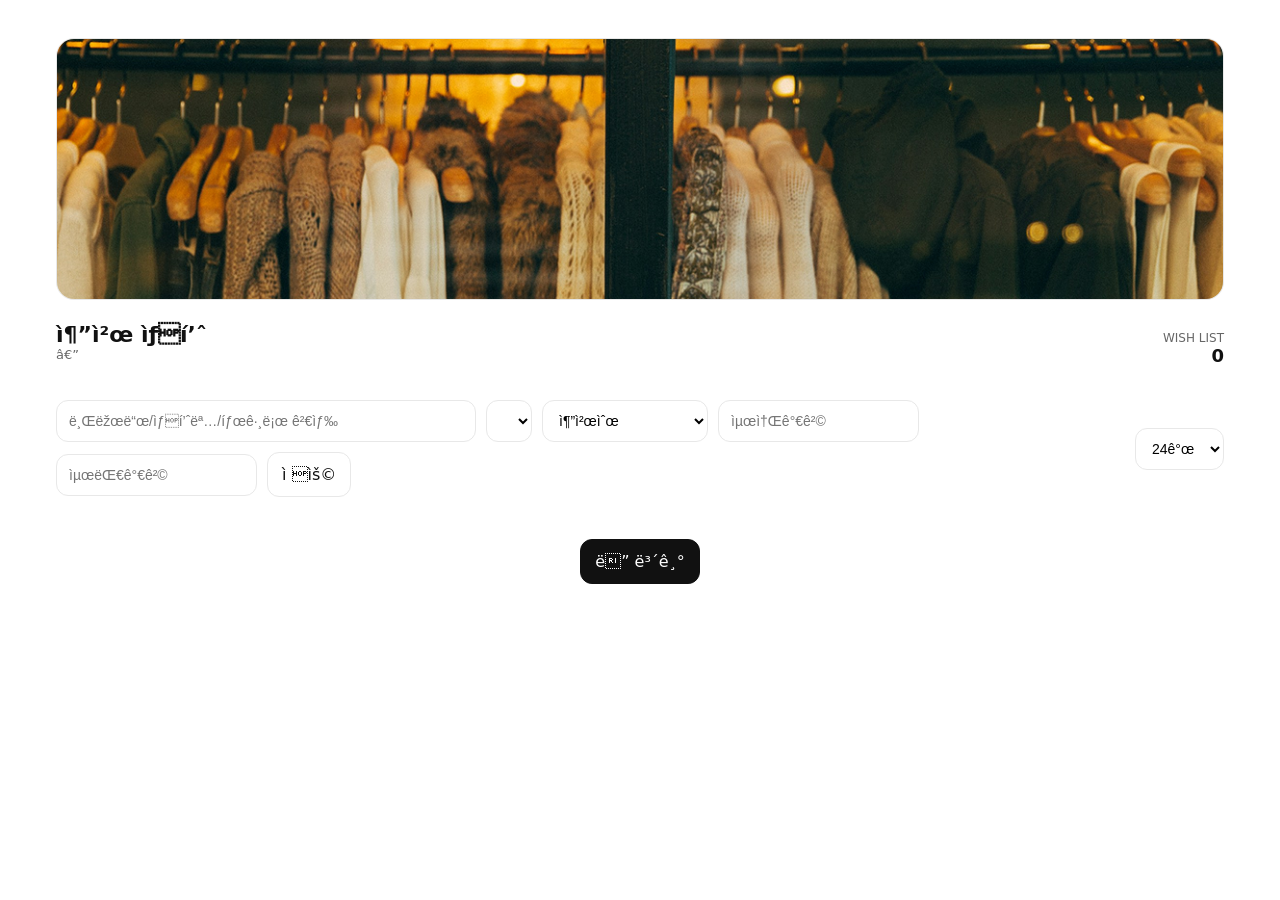
<file: musinsa_260521-master/index.html>
<!doctype html>
<html lang="ko">
  <head>
    <!-- Meta Pixel Code -->
    <script>
      !(function (f, b, e, v, n, t, s) {
        if (f.fbq) return;
        n = f.fbq = function () {
          n.callMethod
            ? n.callMethod.apply(n, arguments)
            : n.queue.push(arguments);
        };
        if (!f._fbq) f._fbq = n;
        n.push = n;
        n.loaded = !0;
        n.version = "2.0";
        n.queue = [];
        t = b.createElement(e);
        t.async = !0;
        t.src = v;
        s = b.getElementsByTagName(e)[0];
        s.parentNode.insertBefore(t, s);
      })(
        window,
        document,
        "script",
        "https://connect.facebook.net/en_US/fbevents.js",
      );
      fbq("init", "988663990578712");
      fbq("track", "PageView");
    </script>
    <noscript
      ><img
        height="1"
        width="1"
        style="display: none"
        src="https://www.facebook.com/tr?id=988663990578712&ev=PageView&noscript=1"
    /></noscript>
    <!-- End Meta Pixel Code -->
    <meta charset="utf-8" />
    <meta name="viewport" content="width=device-width, initial-scale=1" />
    <title>MUJINSA HOME</title>
    <link rel="stylesheet" href="./styles.css" />
  </head>
  <body data-page="home">
    <div id="app">
      <main class="container">
        <section class="rolling-banner" aria-label="프로모션 배너">
          <div class="rolling-banner__viewport">
            <div class="rolling-banner__track">
              <div class="rolling-banner__slide">
                <img src="./images/banner01.png" alt="여름 세일 배너" />
              </div>
              <div class="rolling-banner__slide">
                <img src="./images/banner02.png" alt="신상품 배너" />
              </div>
              <div class="rolling-banner__slide">
                <img src="./images/banner03.png" alt="이벤트 배너" />
              </div>
            </div>
          </div>
        </section>

        <div class="section-title">
          <div>
            <h1 id="pageTitle">추천 상품</h1>
            <p id="pageDesc">—</p>
          </div>
          <div style="text-align: right">
            <div style="font-size: 12px; color: #666">WISH LIST</div>
            <div style="font-weight: 900; font-size: 18px" id="wishCount">
              0
            </div>
          </div>
        </div>

        <section id="recentlyViewed" style="margin-bottom: 20px"></section>

        <div class="toolbar" aria-label="상품 필터/정렬">
          <div class="toolbar__left">
            <input
              class="input"
              id="filterQuery"
              placeholder="브랜드/상품명/태그로 검색"
              aria-label="상품명 검색"
            />
            <select
              class="select"
              id="filterCategory"
              aria-label="카테고리"
            ></select>
            <select class="select" id="sortBy" aria-label="정렬">
              <option value="recommend">추천순</option>
              <option value="review">리뷰많은순</option>
              <option value="rating">평점높은순</option>
              <option value="discount">할인높은순</option>
              <option value="priceAsc">가격낮은순</option>
              <option value="priceDesc">가격높은순</option>
            </select>
            <input
              class="select"
              id="minPrice"
              type="number"
              placeholder="최소가격"
              aria-label="최소가격"
            />
            <input
              class="select"
              id="maxPrice"
              type="number"
              placeholder="최대가격"
              aria-label="최대가격"
            />
            <button
              class="btn btn--ghost"
              id="btnApply"
              data-event="filter_apply_btn"
            >
              적용
            </button>
          </div>

          <div class="toolbar__right">
            <span id="countText" style="font-size: 13px; color: #666"></span>
            <select class="select" id="pageSize" aria-label="표시 개수">
              <option value="24">24개</option>
              <option value="48">48개</option>
              <option value="72">72개</option>
            </select>
          </div>
        </div>

        <section
          class="grid"
          id="productGrid"
          aria-label="상품 리스트"
        ></section>

        <div style="display: flex; justify-content: center; margin: 26px 0">
          <button class="btn" id="loadMore" data-event="load_more">
            더 보기
          </button>
        </div>
      </main>
    </div>

    <script type="module">
      import { getWishList } from "./utils.js";
      const el = document.getElementById("wishCount");
      const render = () => {
        el.textContent = String(getWishList().length);
      };
      render();
      window.addEventListener("storage", render);
      import { mountGnbToggle } from "./partials.js";
      mountGnbToggle();
    </script>
    <script type="module" src="./app.js"></script>
  </body>
</html>
</file>
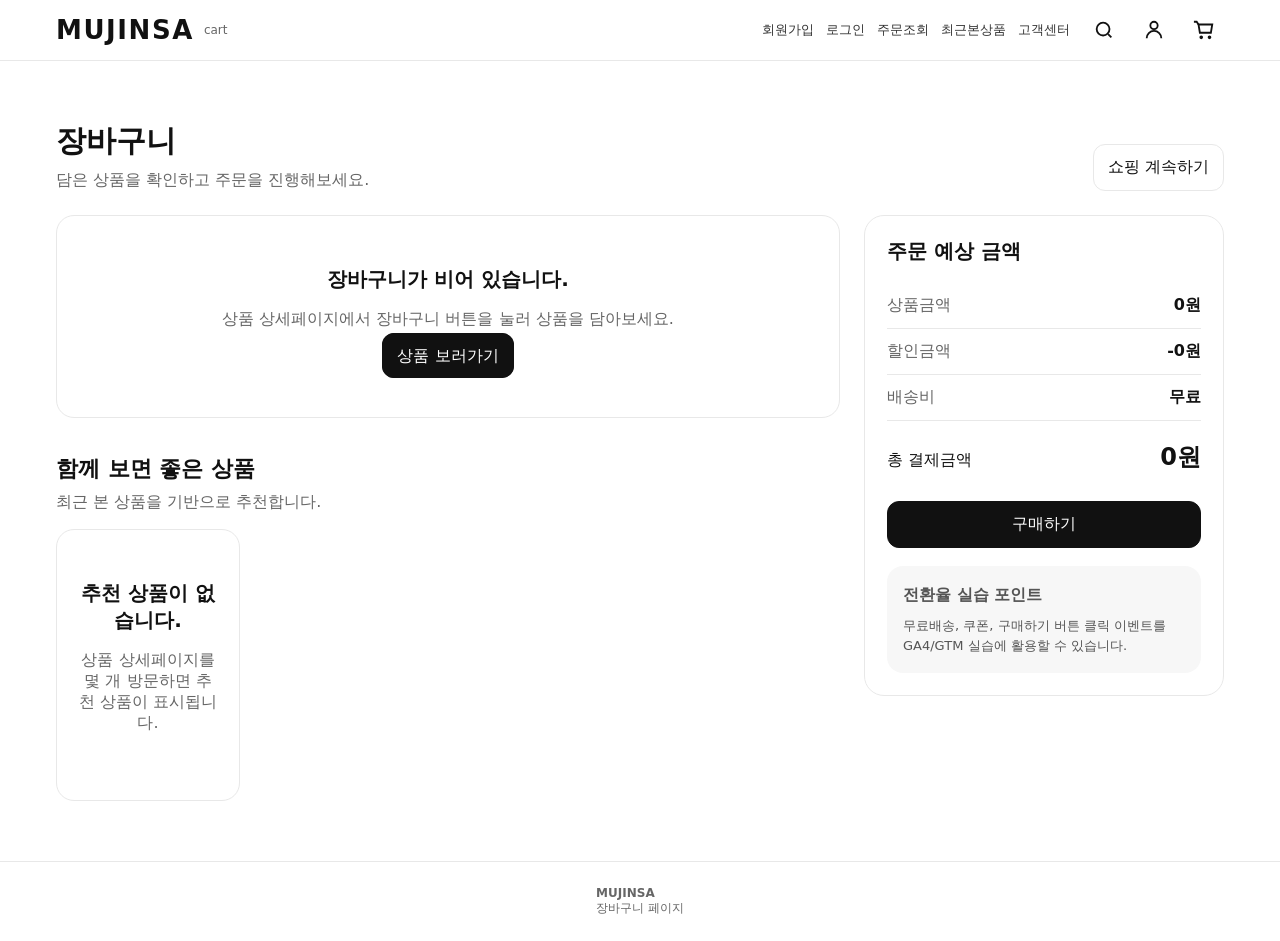
<file: musinsa_260521-master/cart.html>
<!doctype html>
<html lang="ko">
  <head>
    <!-- Google Tag Manager -->
    <script>
      (function (w, d, s, l, i) {
        w[l] = w[l] || [];
        w[l].push({ "gtm.start": new Date().getTime(), event: "gtm.js" });
        var f = d.getElementsByTagName(s)[0],
          j = d.createElement(s),
          dl = l != "dataLayer" ? "&l=" + l : "";
        j.async = true;
        j.src = "https://www.googletagmanager.com/gtm.js?id=" + i + dl;
        f.parentNode.insertBefore(j, f);
      })(window, document, "script", "dataLayer", "GTM-MWB3RTRK");
    </script>
    <!-- End Google Tag Manager -->
    <meta charset="utf-8" />
    <meta name="viewport" content="width=device-width, initial-scale=1" />
    <title>MUJINSA CART</title>
    <link rel="stylesheet" href="./styles.css" />
  </head>
  <body>
    <!-- Google Tag Manager (noscript) -->
    <noscript
      ><iframe
        src="https://www.googletagmanager.com/ns.html?id=GTM-MWB3RTRK"
        height="0"
        width="0"
        style="display: none; visibility: hidden"
      ></iframe
    ></noscript>
    <!-- End Google Tag Manager (noscript) -->
    <div id="app">
      <main>
        <header class="header" id="siteHeader">
          <div class="header__top">
            <a class="brand" href="./index.html" id="gnbHome">
              <div class="brand__logo">MUJINSA</div>
              <div class="brand__sub">cart</div>
            </a>
            <nav class="gnb" aria-label="GNB">
              <div class="gnb__links">
                <a href="./signup.html" id="gnbSignup">회원가입</a>
                <a href="./login.html" id="gnbLogin">로그인</a>
                <a href="./orders.html" id="gnbOrders">주문조회</a>
                <a href="./recent.html" id="gnbRecent">최근본상품</a>
                <a href="./help.html" id="gnbHelp">고객센터</a>
              </div>
              <div class="gnb__icons">
                <a
                  class="icon-btn"
                  href="./search.html"
                  aria-label="검색"
                  id="btnSearchStatic"
                >
                  <svg
                    class="icon"
                    viewBox="0 0 24 24"
                    fill="none"
                    stroke="currentColor"
                    stroke-width="2"
                  >
                    <circle cx="11" cy="11" r="7"></circle>
                    <path d="M20 20l-3.5-3.5"></path>
                  </svg>
                </a>
                <a class="icon-btn" href="./login.html" aria-label="계정">
                  <svg
                    class="icon"
                    viewBox="0 0 24 24"
                    fill="none"
                    stroke="currentColor"
                    stroke-width="2"
                  >
                    <path d="M20 21a8 8 0 0 0-16 0"></path>
                    <circle cx="12" cy="7" r="4"></circle>
                  </svg>
                </a>
                <a class="icon-btn" href="./cart.html" aria-label="장바구니">
                  <svg
                    class="icon"
                    viewBox="0 0 24 24"
                    fill="none"
                    stroke="currentColor"
                    stroke-width="2"
                  >
                    <path d="M6 6h15l-1.5 9h-12z"></path>
                    <path d="M6 6l-2-3H1"></path>
                    <circle cx="9" cy="20" r="1"></circle>
                    <circle cx="18" cy="20" r="1"></circle>
                  </svg>
                </a>
              </div>
            </nav>
          </div>
        </header>
        <!-- <div style="height: 1200px"></div>
        <a class="btn" href="./index.html">메인으로</a> -->
        <section class="cart-wrap">
          <div class="cart-head">
            <div>
              <h1>장바구니</h1>
              <p>담은 상품을 확인하고 주문을 진행해보세요.</p>
            </div>
            <a class="btn btn--ghost" href="./index.html">쇼핑 계속하기</a>
          </div>

          <div class="cart-layout">
            <div>
              <div id="cartList" class="cart-list"></div>

              <section class="cart-recommend">
                <h2>함께 보면 좋은 상품</h2>
                <p>최근 본 상품을 기반으로 추천합니다.</p>
                <div id="cartRecommendList" class="cart-recommend-list"></div>
              </section>
            </div>

            <aside class="cart-summary">
              <h2>주문 예상 금액</h2>

              <div class="summary-row">
                <span>상품금액</span>
                <strong id="summaryOrigin">0원</strong>
              </div>

              <div class="summary-row">
                <span>할인금액</span>
                <strong id="summaryDiscount">0원</strong>
              </div>

              <div class="summary-row">
                <span>배송비</span>
                <strong id="summaryShipping">0원</strong>
              </div>

              <div class="summary-total">
                <span>총 결제금액</span>
                <strong id="summaryTotal">0원</strong>
              </div>

              <button class="btn btn--wide" id="checkoutBtn">구매하기</button>

              <div class="cart-benefit">
                <b>전환율 실습 포인트</b>
                <p>
                  무료배송, 쿠폰, 구매하기 버튼 클릭 이벤트를 GA4/GTM 실습에
                  활용할 수 있습니다.
                </p>
              </div>
            </aside>
          </div>
        </section>
        <footer class="footer">
          <div class="footer__inner">
            <div><b>MUJINSA</b><br />장바구니 페이지</div>
          </div>
        </footer>
      </main>
    </div>
    <script type="module">
      import { getCartList, getRecentlyViewed, formatKRW } from "./utils.js";

      const cartListEl = document.getElementById("cartList");
      const recommendEl = document.getElementById("cartRecommendList");

      const summaryOrigin = document.getElementById("summaryOrigin");
      const summaryDiscount = document.getElementById("summaryDiscount");
      const summaryShipping = document.getElementById("summaryShipping");
      const summaryTotal = document.getElementById("summaryTotal");
      const checkoutBtn = document.getElementById("checkoutBtn");

      const CART_KEY = "musinsa_cart";

      function saveCart(list) {
        localStorage.setItem(CART_KEY, JSON.stringify(list));
      }

      function renderCart() {
        const cart = getCartList();

        if (!cart.length) {
          cartListEl.innerHTML = `
            <div class="empty-box">
              <strong>장바구니가 비어 있습니다.</strong>
              <p>상품 상세페이지에서 장바구니 버튼을 눌러 상품을 담아보세요.</p>
              <a class="btn" href="./index.html">상품 보러가기</a>
            </div>
          `;

          updateSummary([]);
          return;
        }

        cartListEl.innerHTML = cart
          .map(
            (p) => `
              <article class="cart-item">
                <a href="./product.html?id=${encodeURIComponent(p.id)}">
                  <img src="${p.thumbnailUrl}" alt="${p.name}">
                </a>
    
                <div class="cart-item__info">
                  <div class="cart-brand">${p.brand}</div>
                  <h2>${p.name}</h2>
    
                  <div class="cart-price">
                    <span>${p.discountRate}%</span>
                    <strong>${formatKRW(p.salePrice)}</strong>
                    <del>${formatKRW(p.price)}</del>
                  </div>
    
                  <div class="cart-actions">
                    <button type="button" data-action="minus" data-id="${p.id}">-</button>
                    <strong>${p.qty || 1}</strong>
                    <button type="button" data-action="plus" data-id="${p.id}">+</button>
                    <button type="button" data-action="remove" data-id="${p.id}" class="cart-remove">삭제</button>
                  </div>
                </div>
              </article>
            `,
          )
          .join("");

        updateSummary(cart);
        bindCartButtons();
      }

      function bindCartButtons() {
        document.querySelectorAll("[data-action]").forEach((btn) => {
          btn.addEventListener("click", () => {
            const action = btn.dataset.action;
            const id = btn.dataset.id;

            let cart = getCartList();

            if (action === "plus") {
              cart = cart.map((p) =>
                p.id === id ? { ...p, qty: Number(p.qty || 1) + 1 } : p,
              );
            }

            if (action === "minus") {
              cart = cart.map((p) =>
                p.id === id
                  ? { ...p, qty: Math.max(1, Number(p.qty || 1) - 1) }
                  : p,
              );
            }

            if (action === "remove") {
              cart = cart.filter((p) => p.id !== id);
            }

            saveCart(cart);
            renderCart();
          });
        });
      }

      function updateSummary(cart) {
        const originTotal = cart.reduce(
          (sum, p) =>
            sum + Number(p.price || p.salePrice || 0) * Number(p.qty || 1),
          0,
        );

        const saleTotal = cart.reduce(
          (sum, p) => sum + Number(p.salePrice || 0) * Number(p.qty || 1),
          0,
        );

        const discountTotal = originTotal - saleTotal;
        const shipping = cart.length && saleTotal < 50000 ? 3000 : 0;
        const total = saleTotal + shipping;

        summaryOrigin.textContent = formatKRW(originTotal);
        summaryDiscount.textContent = `-${formatKRW(discountTotal)}`;
        summaryShipping.textContent =
          shipping === 0 ? "무료" : formatKRW(shipping);
        summaryTotal.textContent = formatKRW(total);
      }

      function renderRecommend() {
        const recent = getRecentlyViewed().slice(0, 4);

        if (!recent.length) {
          recommendEl.innerHTML = `
            <div class="empty-box">
              <strong>추천 상품이 없습니다.</strong>
              <p>상품 상세페이지를 몇 개 방문하면 추천 상품이 표시됩니다.</p>
            </div>
          `;
          return;
        }

        recommendEl.innerHTML = recent
          .map(
            (p) => `
              <a class="cart-rec-card" href="./product.html?id=${encodeURIComponent(p.id)}">
                <img src="${p.thumbnailUrl}" alt="${p.name}">
                <div>
                  <b>${p.brand}</b>
                  <p>${p.name}</p>
                  <strong>${formatKRW(p.salePrice)}</strong>
                </div>
              </a>
            `,
          )
          .join("");
      }

      checkoutBtn.addEventListener("click", () => {
        const cart = getCartList();

        if (!cart.length) {
          alert("장바구니에 담긴 상품이 없습니다.");
          return;
        }

        window.dataLayer = window.dataLayer || [];
        window.dataLayer.push({
          event: "begin_checkout",
          ecommerce: {
            items: cart.map((p) => ({
              item_id: p.id,
              item_name: p.name,
              item_brand: p.brand,
              price: p.salePrice,
              quantity: p.qty || 1,
            })),
          },
        });

        alert(
          "구매하기 버튼 클릭 이벤트가 발생했습니다. GA4/GTM 실습에 활용할 수 있습니다.",
        );
      });

      renderCart();
      renderRecommend();
    </script>
  </body>
</html>
</file>
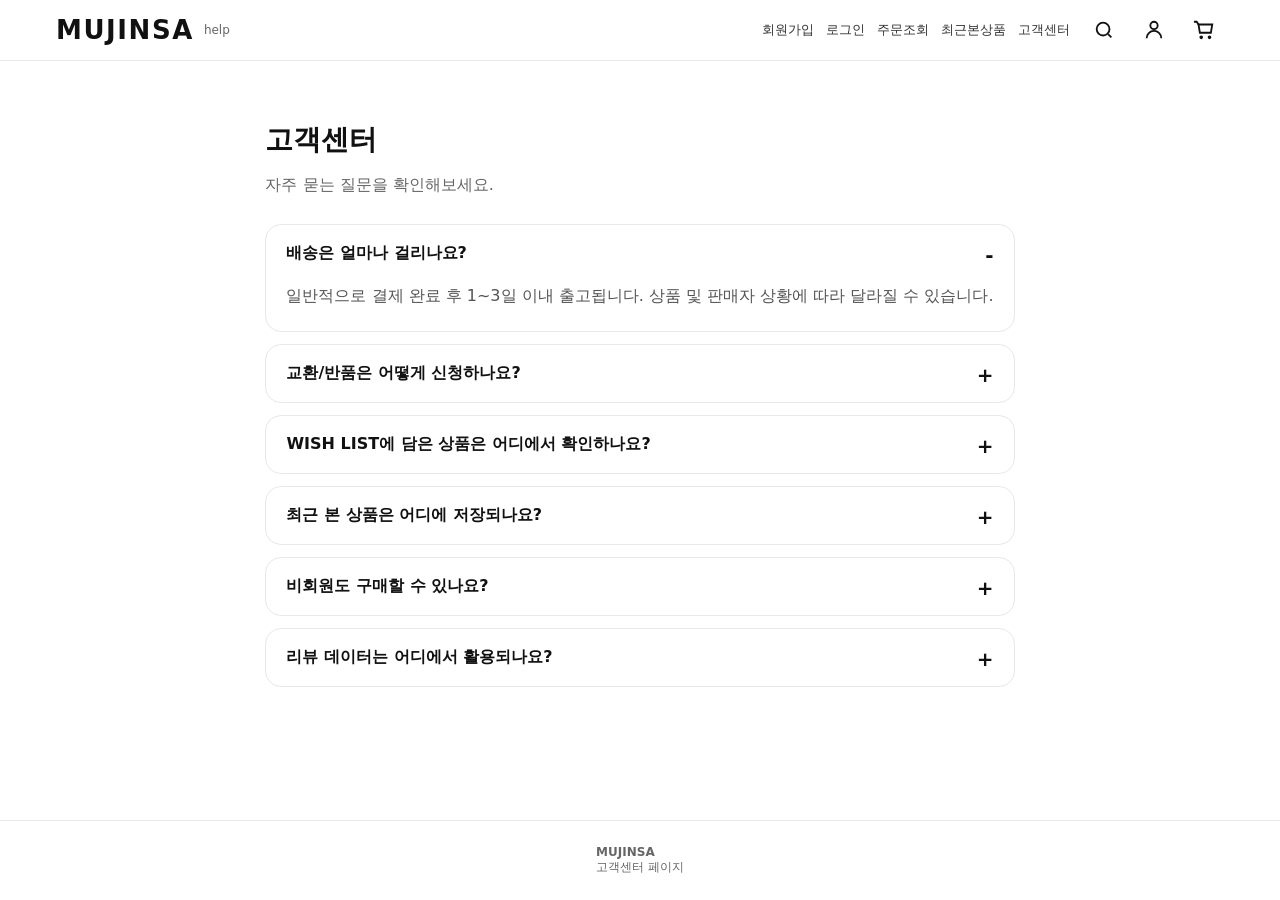
<file: musinsa_260521-master/help.html>
<!doctype html>
<html lang="ko">
  <head>
    <!-- Google Tag Manager -->
    <script>
      (function (w, d, s, l, i) {
        w[l] = w[l] || [];
        w[l].push({ "gtm.start": new Date().getTime(), event: "gtm.js" });
        var f = d.getElementsByTagName(s)[0],
          j = d.createElement(s),
          dl = l != "dataLayer" ? "&l=" + l : "";
        j.async = true;
        j.src = "https://www.googletagmanager.com/gtm.js?id=" + i + dl;
        f.parentNode.insertBefore(j, f);
      })(window, document, "script", "dataLayer", "GTM-MWB3RTRK");
    </script>
    <!-- End Google Tag Manager -->
    <meta charset="utf-8" />
    <meta name="viewport" content="width=device-width, initial-scale=1" />
    <title>MUJINSA HELP</title>
    <link rel="stylesheet" href="./styles.css" />
  </head>
  <body>
    <!-- Google Tag Manager (noscript) -->
    <noscript
      ><iframe
        src="https://www.googletagmanager.com/ns.html?id=GTM-MWB3RTRK"
        height="0"
        width="0"
        style="display: none; visibility: hidden"
      ></iframe
    ></noscript>
    <!-- End Google Tag Manager (noscript) -->
    <div id="app">
      <main>
        <header class="header" id="siteHeader">
          <div class="header__top">
            <a class="brand" href="./index.html" id="gnbHome">
              <div class="brand__logo">MUJINSA</div>
              <div class="brand__sub">help</div>
            </a>
            <nav class="gnb" aria-label="GNB">
              <div class="gnb__links">
                <a href="./signup.html" id="gnbSignup">회원가입</a>
                <a href="./login.html" id="gnbLogin">로그인</a>
                <a href="./orders.html" id="gnbOrders">주문조회</a>
                <a href="./recent.html" id="gnbRecent">최근본상품</a>
                <a href="./help.html" id="gnbHelp">고객센터</a>
              </div>
              <div class="gnb__icons">
                <a
                  class="icon-btn"
                  href="./search.html"
                  aria-label="검색"
                  id="btnSearchStatic"
                >
                  <svg
                    class="icon"
                    viewBox="0 0 24 24"
                    fill="none"
                    stroke="currentColor"
                    stroke-width="2"
                  >
                    <circle cx="11" cy="11" r="7"></circle>
                    <path d="M20 20l-3.5-3.5"></path>
                  </svg>
                </a>
                <a class="icon-btn" href="./login.html" aria-label="계정">
                  <svg
                    class="icon"
                    viewBox="0 0 24 24"
                    fill="none"
                    stroke="currentColor"
                    stroke-width="2"
                  >
                    <path d="M20 21a8 8 0 0 0-16 0"></path>
                    <circle cx="12" cy="7" r="4"></circle>
                  </svg>
                </a>
                <a class="icon-btn" href="./cart.html" aria-label="장바구니">
                  <svg
                    class="icon"
                    viewBox="0 0 24 24"
                    fill="none"
                    stroke="currentColor"
                    stroke-width="2"
                  >
                    <path d="M6 6h15l-1.5 9h-12z"></path>
                    <path d="M6 6l-2-3H1"></path>
                    <circle cx="9" cy="20" r="1"></circle>
                    <circle cx="18" cy="20" r="1"></circle>
                  </svg>
                </a>
              </div>
            </nav>
          </div>
        </header>
        <!-- <div style="height: 1200px"></div>
        <a class="btn" href="./index.html">메인으로</a> -->
        <section class="help-wrap">
          <h1>고객센터</h1>
          <p>자주 묻는 질문을 확인해보세요.</p>

          <div class="faq-list">
            <details class="faq-item" open>
              <summary>배송은 얼마나 걸리나요?</summary>
              <p>
                일반적으로 결제 완료 후 1~3일 이내 출고됩니다. 상품 및 판매자
                상황에 따라 달라질 수 있습니다.
              </p>
            </details>

            <details class="faq-item">
              <summary>교환/반품은 어떻게 신청하나요?</summary>
              <p>
                상품 수령 후 7일 이내 마이페이지 또는 고객센터를 통해 신청할 수
                있습니다.
              </p>
            </details>

            <details class="faq-item">
              <summary>WISH LIST에 담은 상품은 어디에서 확인하나요?</summary>
              <p>
                상품 상세페이지에서 WISH LIST를 누르면 주문조회 페이지에서 담은
                상품을 확인할 수 있습니다.
              </p>
            </details>

            <details class="faq-item">
              <summary>최근 본 상품은 어디에 저장되나요?</summary>
              <p>
                최근 본 상품은 브라우저 localStorage에 저장되며, 최근본상품
                페이지에서 확인할 수 있습니다.
              </p>
            </details>

            <details class="faq-item">
              <summary>비회원도 구매할 수 있나요?</summary>
              <p>
                로그인 페이지의 비회원 구매 버튼을 통해 비회원 구매 흐름을
                실습할 수 있습니다.
              </p>
            </details>

            <details class="faq-item">
              <summary>리뷰 데이터는 어디에서 활용되나요?</summary>
              <p>
                상품 상세페이지의 리뷰 탭과 상세 설명 영역에서 고객 반응 분석
                실습에 활용할 수 있습니다.
              </p>
            </details>
          </div>
        </section>
        <footer class="footer">
          <div class="footer__inner">
            <div><b>MUJINSA</b><br />고객센터 페이지</div>
          </div>
        </footer>
      </main>
    </div>
  </body>
</html>
</file>
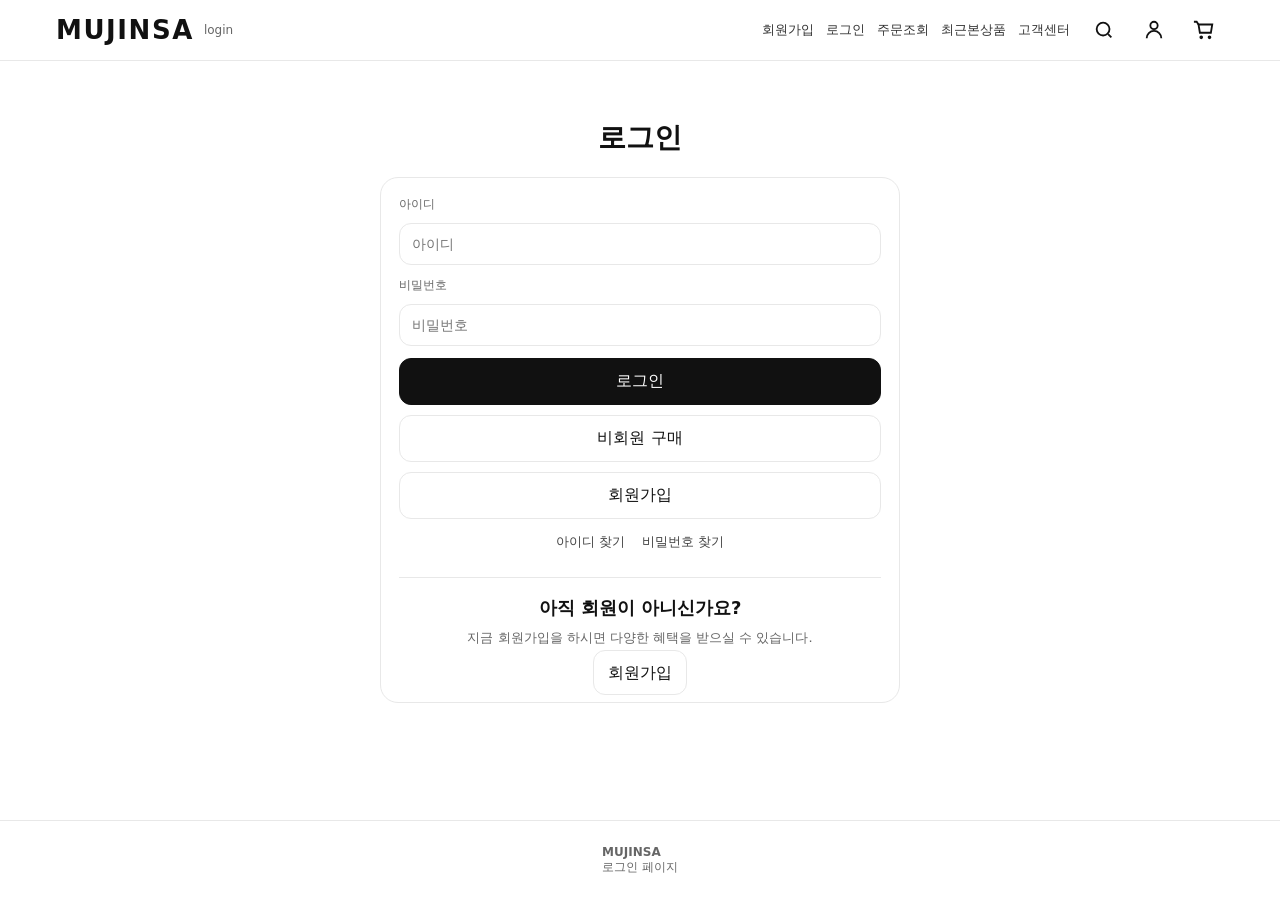
<file: musinsa_260521-master/login.html>
<!doctype html>
<html lang="ko">
  <head>
    <!-- Google Tag Manager -->
    <script>
      (function (w, d, s, l, i) {
        w[l] = w[l] || [];
        w[l].push({ "gtm.start": new Date().getTime(), event: "gtm.js" });
        var f = d.getElementsByTagName(s)[0],
          j = d.createElement(s),
          dl = l != "dataLayer" ? "&l=" + l : "";
        j.async = true;
        j.src = "https://www.googletagmanager.com/gtm.js?id=" + i + dl;
        f.parentNode.insertBefore(j, f);
      })(window, document, "script", "dataLayer", "GTM-MWB3RTRK");
    </script>
    <!-- End Google Tag Manager -->
    <meta charset="utf-8" />
    <meta name="viewport" content="width=device-width, initial-scale=1" />
    <title>MUJINSA LOGIN</title>
    <link rel="stylesheet" href="./styles.css" />
  </head>
  <body>
    <!-- Google Tag Manager (noscript) -->
    <noscript
      ><iframe
        src="https://www.googletagmanager.com/ns.html?id=GTM-MWB3RTRK"
        height="0"
        width="0"
        style="display: none; visibility: hidden"
      ></iframe
    ></noscript>
    <!-- End Google Tag Manager (noscript) -->
    <div id="app">
      <main>
        <header class="header" id="siteHeader">
          <div class="header__top">
            <a class="brand" href="./index.html" id="gnbHome">
              <div class="brand__logo">MUJINSA</div>
              <div class="brand__sub">login</div>
            </a>
            <nav class="gnb" aria-label="GNB">
              <div class="gnb__links">
                <a href="./signup.html" id="gnbSignup">회원가입</a>
                <a href="./login.html" id="gnbLogin">로그인</a>
                <a href="./orders.html" id="gnbOrders">주문조회</a>
                <a href="./recent.html" id="gnbRecent">최근본상품</a>
                <a href="./help.html" id="gnbHelp">고객센터</a>
              </div>
              <div class="gnb__icons">
                <a
                  class="icon-btn"
                  href="./search.html"
                  aria-label="검색"
                  id="btnSearchStatic"
                >
                  <svg
                    class="icon"
                    viewBox="0 0 24 24"
                    fill="none"
                    stroke="currentColor"
                    stroke-width="2"
                  >
                    <circle cx="11" cy="11" r="7"></circle>
                    <path d="M20 20l-3.5-3.5"></path>
                  </svg>
                </a>
                <a class="icon-btn" href="./login.html" aria-label="계정">
                  <svg
                    class="icon"
                    viewBox="0 0 24 24"
                    fill="none"
                    stroke="currentColor"
                    stroke-width="2"
                  >
                    <path d="M20 21a8 8 0 0 0-16 0"></path>
                    <circle cx="12" cy="7" r="4"></circle>
                  </svg>
                </a>
                <a class="icon-btn" href="./cart.html" aria-label="장바구니">
                  <svg
                    class="icon"
                    viewBox="0 0 24 24"
                    fill="none"
                    stroke="currentColor"
                    stroke-width="2"
                  >
                    <path d="M6 6h15l-1.5 9h-12z"></path>
                    <path d="M6 6l-2-3H1"></path>
                    <circle cx="9" cy="20" r="1"></circle>
                    <circle cx="18" cy="20" r="1"></circle>
                  </svg>
                </a>
              </div>
            </nav>
          </div>
        </header>

        <div class="auth-wrap">
          <h1 class="auth-title">로그인</h1>
          <div class="auth-box">
            <div class="form-row">
              <label for="email">아이디</label>
              <input
                id="email"
                type="text"
                placeholder="아이디"
                autocomplete="username"
              />
            </div>
            <div class="form-row">
              <label for="pw">비밀번호</label>
              <input
                id="pw"
                type="password"
                placeholder="비밀번호"
                autocomplete="current-password"
              />
            </div>

            <div class="auth-actions">
              <!-- Required 3 buttons -->
              <button
                class="btn btn--wide"
                id="loginBtn"
                data-event="login_click"
              >
                로그인
              </button>
              <button
                class="btn btn--ghost btn--wide"
                id="guestBuyBtn"
                data-event="guest_buy"
              >
                비회원 구매
              </button>
              <button
                class="btn btn--ghost btn--wide"
                id="signupBtn"
                onclick="location.href = './signup.html'"
                data-event="signup_click"
              >
                회원가입
              </button>
            </div>

            <div class="helper-links">
              <a href="#" id="findId" data-event="find_id">아이디 찾기</a>
              <a href="#" id="findPw" data-event="find_pw">비밀번호 찾기</a>
            </div>

            <div
              style="
                margin-top: 26px;
                border-top: 1px solid #e8e8e8;
                padding-top: 18px;
                text-align: center;
              "
            >
              <div style="font-weight: 900; font-size: 18px">
                아직 회원이 아니신가요?
              </div>
              <div
                style="
                  color: #666;
                  font-size: 13px;
                  margin-top: 8px;
                  line-height: 1.6;
                "
              >
                지금 회원가입을 하시면 다양한 혜택을 받으실 수 있습니다.
              </div>
              <div style="margin-top: 14px">
                <a
                  class="btn btn--ghost"
                  href="./signup.html"
                  id="signupCta"
                  data-event="signup_cta"
                  >회원가입</a
                >
              </div>
            </div>
          </div>
        </div>

        <footer class="footer">
          <div class="footer__inner">
            <div><b>MUJINSA</b><br />로그인 페이지</div>
          </div>
        </footer>
      </main>
    </div>

    <script>
      window.dataLayer = window.dataLayer || [];
      function track(event, params) {
        window.dataLayer.push({ event, ...params });
      }

      document
        .getElementById("loginBtn")
        .addEventListener("click", () =>
          track("login_click", { method: "form" }),
        );
      document
        .getElementById("guestBuyBtn")
        .addEventListener("click", () => track("guest_buy", {}));
    </script>
  </body>
</html>
</file>
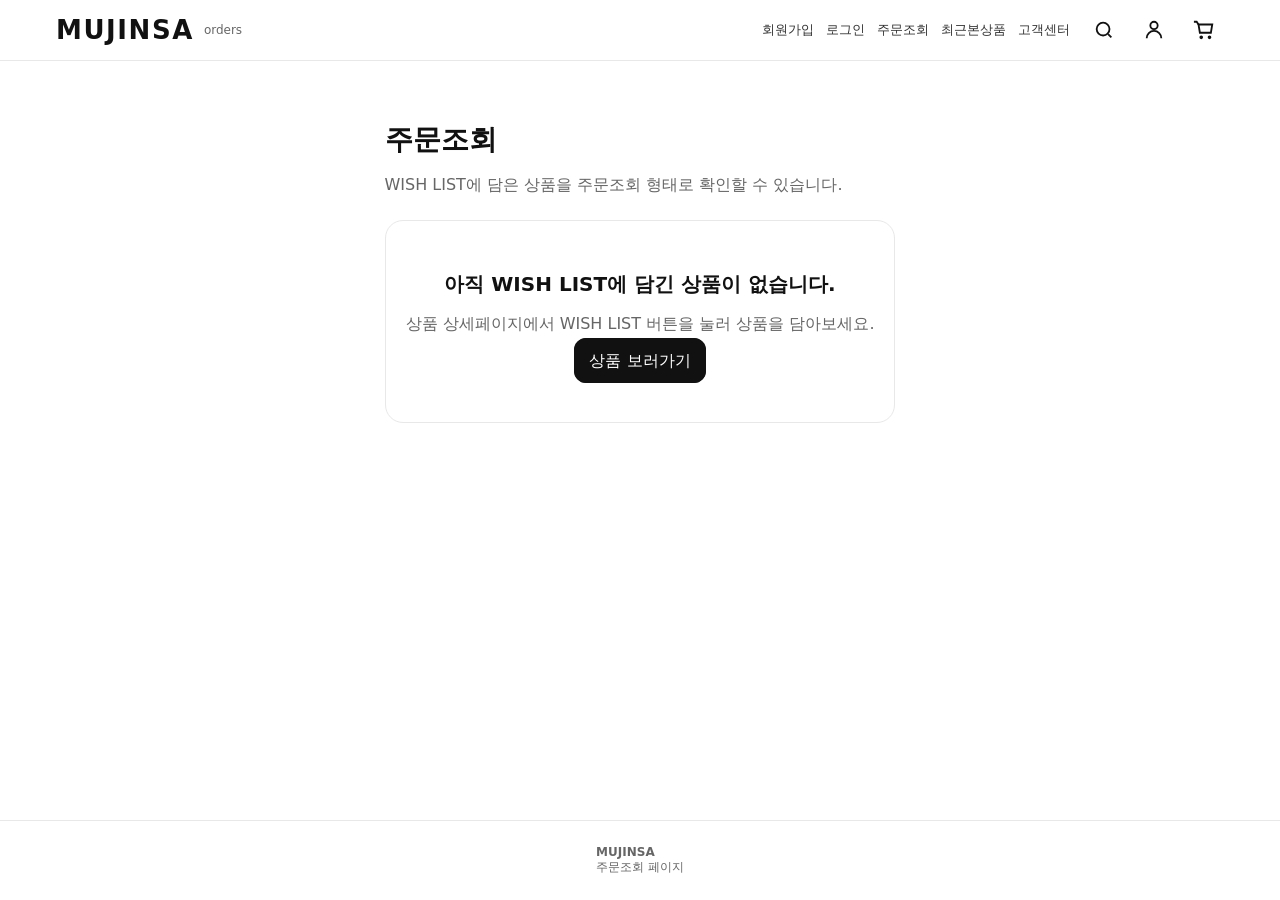
<file: musinsa_260521-master/orders.html>
<!doctype html>
<html lang="ko">
  <head>
    <!-- Google Tag Manager -->
    <script>
      (function (w, d, s, l, i) {
        w[l] = w[l] || [];
        w[l].push({ "gtm.start": new Date().getTime(), event: "gtm.js" });
        var f = d.getElementsByTagName(s)[0],
          j = d.createElement(s),
          dl = l != "dataLayer" ? "&l=" + l : "";
        j.async = true;
        j.src = "https://www.googletagmanager.com/gtm.js?id=" + i + dl;
        f.parentNode.insertBefore(j, f);
      })(window, document, "script", "dataLayer", "GTM-MWB3RTRK");
    </script>
    <!-- End Google Tag Manager -->
    <meta charset="utf-8" />
    <meta name="viewport" content="width=device-width, initial-scale=1" />
    <title>MUJINSA ORDERS</title>
    <link rel="stylesheet" href="./styles.css" />
  </head>
  <body>
    <!-- Google Tag Manager (noscript) -->
    <noscript
      ><iframe
        src="https://www.googletagmanager.com/ns.html?id=GTM-MWB3RTRK"
        height="0"
        width="0"
        style="display: none; visibility: hidden"
      ></iframe
    ></noscript>
    <!-- End Google Tag Manager (noscript) -->
    <div id="app">
      <main>
        <header class="header" id="siteHeader">
          <div class="header__top">
            <a class="brand" href="./index.html" id="gnbHome">
              <div class="brand__logo">MUJINSA</div>
              <div class="brand__sub">orders</div>
            </a>
            <nav class="gnb" aria-label="GNB">
              <div class="gnb__links">
                <a href="./signup.html" id="gnbSignup">회원가입</a>
                <a href="./login.html" id="gnbLogin">로그인</a>
                <a href="./orders.html" id="gnbOrders">주문조회</a>
                <a href="./recent.html" id="gnbRecent">최근본상품</a>
                <a href="./help.html" id="gnbHelp">고객센터</a>
              </div>
              <div class="gnb__icons">
                <a
                  class="icon-btn"
                  href="./search.html"
                  aria-label="검색"
                  id="btnSearchStatic"
                >
                  <svg
                    class="icon"
                    viewBox="0 0 24 24"
                    fill="none"
                    stroke="currentColor"
                    stroke-width="2"
                  >
                    <circle cx="11" cy="11" r="7"></circle>
                    <path d="M20 20l-3.5-3.5"></path>
                  </svg>
                </a>
                <a class="icon-btn" href="./login.html" aria-label="계정">
                  <svg
                    class="icon"
                    viewBox="0 0 24 24"
                    fill="none"
                    stroke="currentColor"
                    stroke-width="2"
                  >
                    <path d="M20 21a8 8 0 0 0-16 0"></path>
                    <circle cx="12" cy="7" r="4"></circle>
                  </svg>
                </a>
                <a class="icon-btn" href="./cart.html" aria-label="장바구니">
                  <svg
                    class="icon"
                    viewBox="0 0 24 24"
                    fill="none"
                    stroke="currentColor"
                    stroke-width="2"
                  >
                    <path d="M6 6h15l-1.5 9h-12z"></path>
                    <path d="M6 6l-2-3H1"></path>
                    <circle cx="9" cy="20" r="1"></circle>
                    <circle cx="18" cy="20" r="1"></circle>
                  </svg>
                </a>
              </div>
            </nav>
          </div>
        </header>
        <!-- <div style="height: 1200px"></div>
        <a class="btn" href="./index.html">메인으로</a> -->
        <section class="orders-wrap">
          <h1>주문조회</h1>
          <p>WISH LIST에 담은 상품을 주문조회 형태로 확인할 수 있습니다.</p>

          <div id="wishOrderList" class="wish-order-list"></div>
        </section>
        <footer class="footer">
          <div class="footer__inner">
            <div><b>MUJINSA</b><br />주문조회 페이지</div>
          </div>
        </footer>
      </main>
    </div>
    <script type="module">
      import { getWishList, formatKRW } from "./utils.js";

      const listEl = document.getElementById("wishOrderList");
      const wishlist = getWishList();

      if (!wishlist.length) {
        listEl.innerHTML = `
          <div class="empty-box">
            <strong>아직 WISH LIST에 담긴 상품이 없습니다.</strong>
            <p>상품 상세페이지에서 WISH LIST 버튼을 눌러 상품을 담아보세요.</p>
            <a class="btn" href="./index.html">상품 보러가기</a>
          </div>
        `;
      } else {
        listEl.innerHTML = wishlist
          .map(
            (p) => `
            <article class="wish-order-card">
              <img src="${p.thumbnailUrl}" alt="${p.name}">
              <div>
                <div class="wish-order-brand">${p.brand}</div>
                <h2>${p.name}</h2>
                <p>
                  <strong>${formatKRW(p.salePrice)}</strong>
                  <span>${p.discountRate}% 할인</span>
                </p>
                <a class="btn btn--ghost" href="./product.html?id=${encodeURIComponent(p.id)}">
                  상품 상세보기
                </a>
              </div>
            </article>
          `,
          )
          .join("");
      }
    </script>
  </body>
</html>
</file>
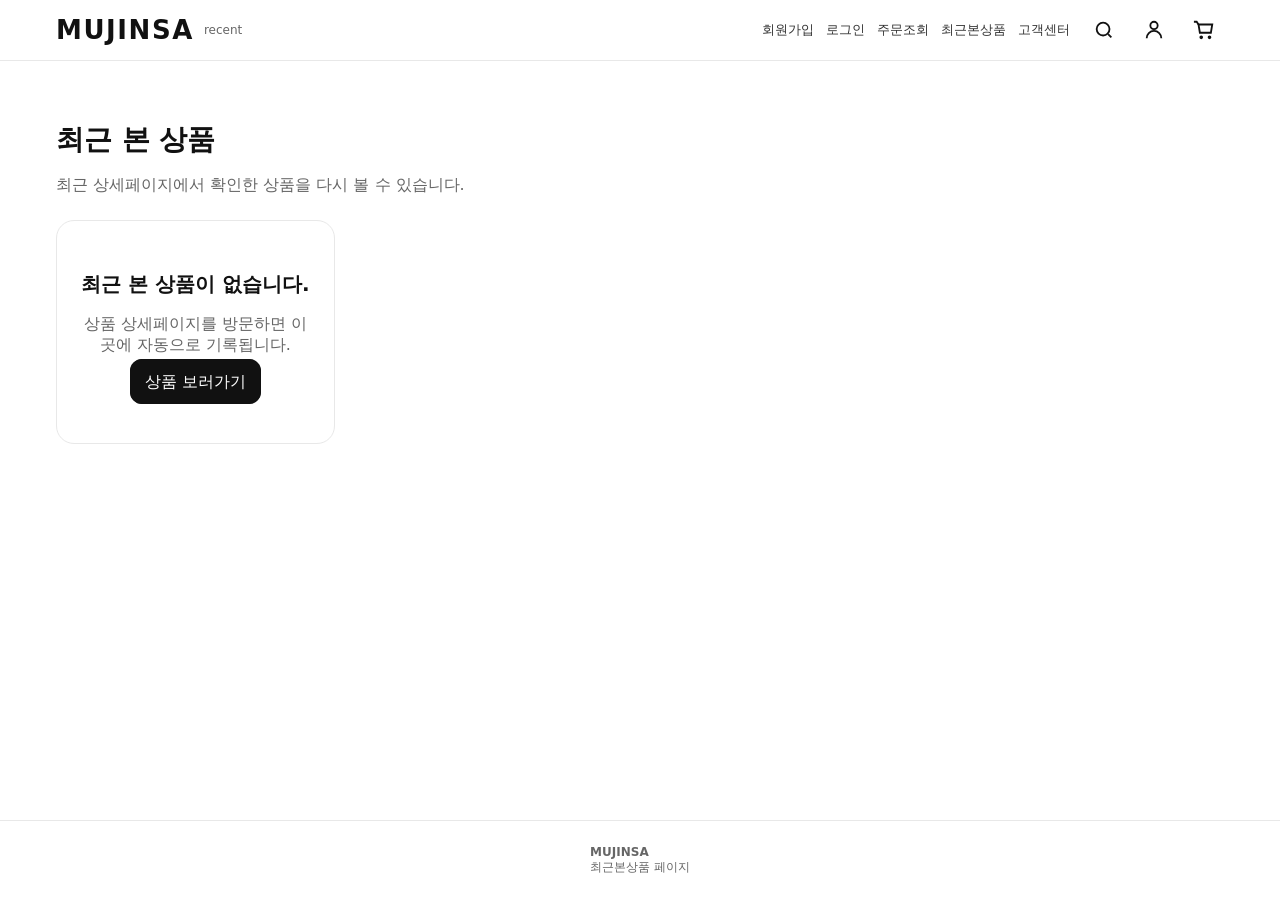
<file: musinsa_260521-master/recent.html>
<!doctype html>
<html lang="ko">
  <head>
    <!-- Google Tag Manager -->
    <script>
      (function (w, d, s, l, i) {
        w[l] = w[l] || [];
        w[l].push({ "gtm.start": new Date().getTime(), event: "gtm.js" });
        var f = d.getElementsByTagName(s)[0],
          j = d.createElement(s),
          dl = l != "dataLayer" ? "&l=" + l : "";
        j.async = true;
        j.src = "https://www.googletagmanager.com/gtm.js?id=" + i + dl;
        f.parentNode.insertBefore(j, f);
      })(window, document, "script", "dataLayer", "GTM-MWB3RTRK");
    </script>
    <!-- End Google Tag Manager -->
    <meta charset="utf-8" />
    <meta name="viewport" content="width=device-width, initial-scale=1" />
    <title>MUJINSA RECENT</title>
    <link rel="stylesheet" href="./styles.css" />
  </head>
  <body>
    <!-- Google Tag Manager (noscript) -->
    <noscript
      ><iframe
        src="https://www.googletagmanager.com/ns.html?id=GTM-MWB3RTRK"
        height="0"
        width="0"
        style="display: none; visibility: hidden"
      ></iframe
    ></noscript>
    <!-- End Google Tag Manager (noscript) -->
    <div id="app">
      <main>
        <header class="header" id="siteHeader">
          <div class="header__top">
            <a class="brand" href="./index.html" id="gnbHome">
              <div class="brand__logo">MUJINSA</div>
              <div class="brand__sub">recent</div>
            </a>
            <nav class="gnb" aria-label="GNB">
              <div class="gnb__links">
                <a href="./signup.html" id="gnbSignup">회원가입</a>
                <a href="./login.html" id="gnbLogin">로그인</a>
                <a href="./orders.html" id="gnbOrders">주문조회</a>
                <a href="./recent.html" id="gnbRecent">최근본상품</a>
                <a href="./help.html" id="gnbHelp">고객센터</a>
              </div>
              <div class="gnb__icons">
                <a
                  class="icon-btn"
                  href="./search.html"
                  aria-label="검색"
                  id="btnSearchStatic"
                >
                  <svg
                    class="icon"
                    viewBox="0 0 24 24"
                    fill="none"
                    stroke="currentColor"
                    stroke-width="2"
                  >
                    <circle cx="11" cy="11" r="7"></circle>
                    <path d="M20 20l-3.5-3.5"></path>
                  </svg>
                </a>
                <a class="icon-btn" href="./login.html" aria-label="계정">
                  <svg
                    class="icon"
                    viewBox="0 0 24 24"
                    fill="none"
                    stroke="currentColor"
                    stroke-width="2"
                  >
                    <path d="M20 21a8 8 0 0 0-16 0"></path>
                    <circle cx="12" cy="7" r="4"></circle>
                  </svg>
                </a>
                <a class="icon-btn" href="./cart.html" aria-label="장바구니">
                  <svg
                    class="icon"
                    viewBox="0 0 24 24"
                    fill="none"
                    stroke="currentColor"
                    stroke-width="2"
                  >
                    <path d="M6 6h15l-1.5 9h-12z"></path>
                    <path d="M6 6l-2-3H1"></path>
                    <circle cx="9" cy="20" r="1"></circle>
                    <circle cx="18" cy="20" r="1"></circle>
                  </svg>
                </a>
              </div>
            </nav>
          </div>
        </header>
        <!-- <div style="height: 1200px"></div>
        <a class="btn" href="./index.html">메인으로</a> -->
        <section class="recent-wrap">
          <h1>최근 본 상품</h1>
          <p>최근 상세페이지에서 확인한 상품을 다시 볼 수 있습니다.</p>

          <div id="recentList" class="recent-list"></div>
        </section>
        <footer class="footer">
          <div class="footer__inner">
            <div><b>MUJINSA</b><br />최근본상품 페이지</div>
          </div>
        </footer>
      </main>
    </div>
    <script type="module">
      import { getRecentlyViewed, formatKRW } from "./utils.js";

      const listEl = document.getElementById("recentList");
      const recentItems = getRecentlyViewed();

      if (!recentItems.length) {
        listEl.innerHTML = `
          <div class="empty-box">
            <strong>최근 본 상품이 없습니다.</strong>
            <p>상품 상세페이지를 방문하면 이곳에 자동으로 기록됩니다.</p>
            <a class="btn" href="./index.html">상품 보러가기</a>
          </div>
        `;
      } else {
        listEl.innerHTML = recentItems
          .map(
            (p) => `
              <article class="recent-card">
                <a href="./product.html?id=${encodeURIComponent(p.id)}">
                  <img src="${p.thumbnailUrl}" alt="${p.name}">
                  <div class="recent-card__body">
                    <div class="recent-brand">${p.brand}</div>
                    <h2>${p.name}</h2>
                    <p>
                      <span>${p.discountRate}%</span>
                      <strong>${formatKRW(p.salePrice)}</strong>
                    </p>
                  </div>
                </a>
              </article>
            `,
          )
          .join("");
      }
    </script>
  </body>
</html>
</file>
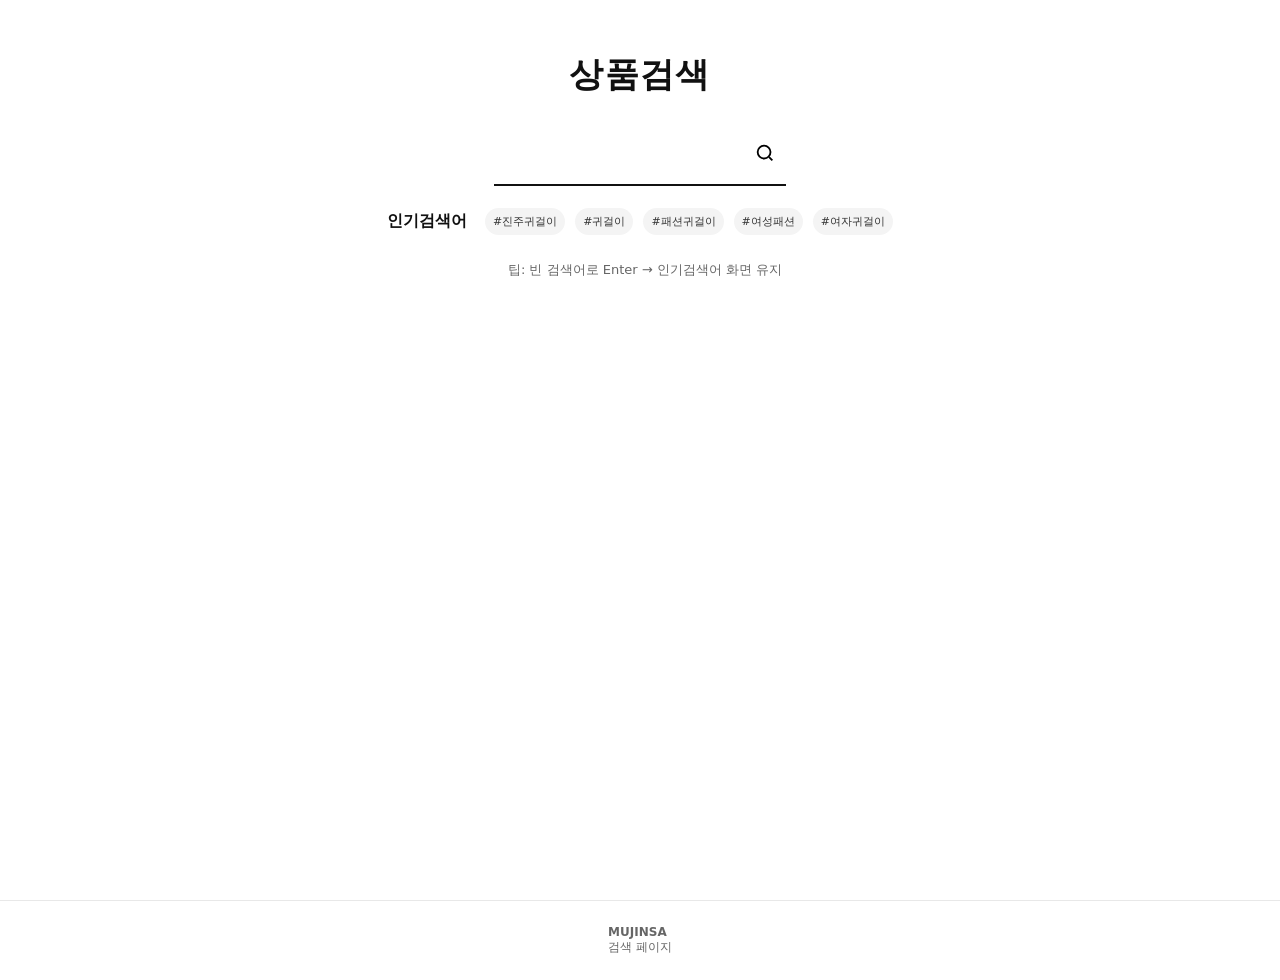
<file: musinsa_260521-master/search.html>
<!doctype html>
<html lang="ko">
  <head>
    <!-- Google Tag Manager -->
    <script>
      (function (w, d, s, l, i) {
        w[l] = w[l] || [];
        w[l].push({ "gtm.start": new Date().getTime(), event: "gtm.js" });
        var f = d.getElementsByTagName(s)[0],
          j = d.createElement(s),
          dl = l != "dataLayer" ? "&l=" + l : "";
        j.async = true;
        j.src = "https://www.googletagmanager.com/gtm.js?id=" + i + dl;
        f.parentNode.insertBefore(j, f);
      })(window, document, "script", "dataLayer", "GTM-MWB3RTRK");
    </script>
    <!-- End Google Tag Manager -->
    <meta charset="utf-8" />
    <meta name="viewport" content="width=device-width, initial-scale=1" />
    <title>MUJINSA SEARCH</title>
    <link rel="stylesheet" href="./styles.css" />
  </head>
  <body data-page="search">
    <!-- Google Tag Manager (noscript) -->
    <noscript
      ><iframe
        src="https://www.googletagmanager.com/ns.html?id=GTM-MWB3RTRK"
        height="0"
        width="0"
        style="display: none; visibility: hidden"
      ></iframe
    ></noscript>
    <!-- End Google Tag Manager (noscript) -->
    <div id="app">
      <main class="container">
        <div style="text-align: center; margin-top: 28px">
          <div
            style="font-size: 34px; font-weight: 900; letter-spacing: 0.04em"
          >
            상품검색
          </div>
        </div>

        <form
          id="searchFormPage"
          style="max-width: 860px; margin: 34px auto 0 auto"
        >
          <div class="searchbox" style="border-bottom: 2px solid #111">
            <input id="searchQ" placeholder="" aria-label="검색어" />
            <button
              type="submit"
              aria-label="검색"
              id="btnSearchOnPage"
              data-event="search_submit_page"
            >
              <svg
                class="icon"
                viewBox="0 0 24 24"
                fill="none"
                stroke="currentColor"
                stroke-width="2"
              >
                <circle cx="11" cy="11" r="7"></circle>
                <path d="M20 20l-3.5-3.5"></path>
              </svg>
            </button>
          </div>
        </form>

        <div
          id="searchEmpty"
          style="max-width: 860px; margin: 22px auto 0 auto"
        >
          <div
            style="
              display: flex;
              gap: 10px;
              flex-wrap: wrap;
              justify-content: center;
              align-items: center;
            "
          >
            <b style="margin-right: 8px">인기검색어</b>
            <a class="badge" href="./search.html?q=진주귀걸이">#진주귀걸이</a>
            <a class="badge" href="./search.html?q=귀걸이">#귀걸이</a>
            <a class="badge" href="./search.html?q=패션귀걸이">#패션귀걸이</a>
            <a class="badge" href="./search.html?q=여성패션">#여성패션</a>
            <a class="badge" href="./search.html?q=여자귀걸이">#여자귀걸이</a>
          </div>
        </div>
        <div style="max-width: 1200px; margin: 26px auto 0 auto">
          <div
            style="
              display: flex;
              justify-content: space-between;
              align-items: center;
              gap: 10px;
              margin-bottom: 12px;
            "
          >
            <div style="color: #666" id="searchCount"></div>
            <div style="color: #666; font-size: 13px">
              팁: 빈 검색어로 Enter → 인기검색어 화면 유지
            </div>
          </div>
          <section
            class="grid"
            id="searchResults"
            aria-label="검색 결과"
          ></section>
        </div>
        <!-- <div style="height: 800px"></div> -->
      </main>
      <footer class="footer">
        <div class="footer__inner">
          <div><b>MUJINSA</b><br />검색 페이지</div>
        </div>
      </footer>
    </div>
    <script type="module" src="./app.js"></script>
  </body>
</html>
</file>
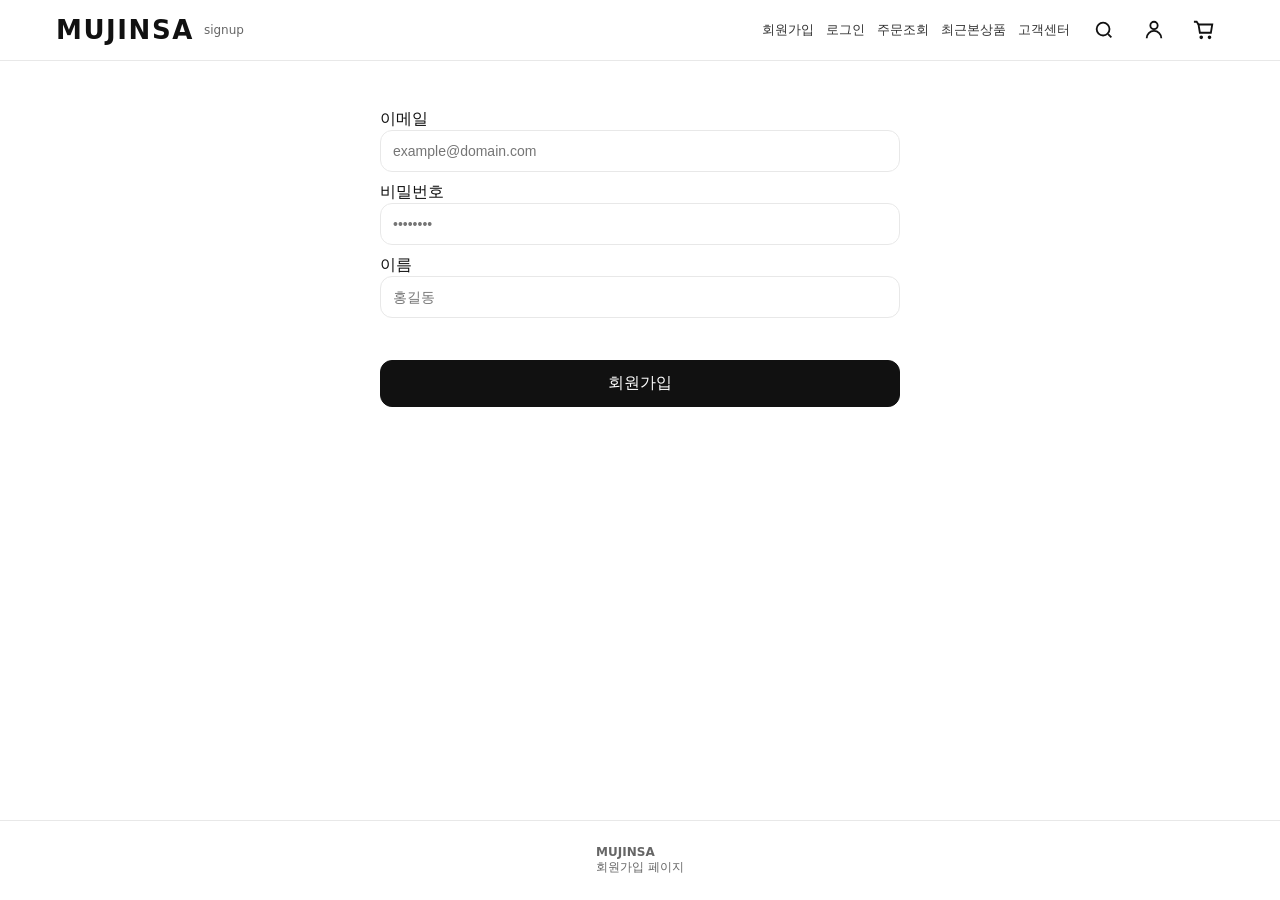
<file: musinsa_260521-master/signup.html>
<!doctype html>
<html lang="ko">
  <head>
    <!-- Google Tag Manager -->
    <script>
      (function (w, d, s, l, i) {
        w[l] = w[l] || [];
        w[l].push({ "gtm.start": new Date().getTime(), event: "gtm.js" });
        var f = d.getElementsByTagName(s)[0],
          j = d.createElement(s),
          dl = l != "dataLayer" ? "&l=" + l : "";
        j.async = true;
        j.src = "https://www.googletagmanager.com/gtm.js?id=" + i + dl;
        f.parentNode.insertBefore(j, f);
      })(window, document, "script", "dataLayer", "GTM-MWB3RTRK");
    </script>
    <!-- End Google Tag Manager -->
    <meta charset="utf-8" />
    <meta name="viewport" content="width=device-width, initial-scale=1" />
    <title>MUJINSA SIGNUP</title>
    <link rel="stylesheet" href="./styles.css" />
  </head>
  <body>
    <!-- Google Tag Manager (noscript) -->
    <noscript
      ><iframe
        src="https://www.googletagmanager.com/ns.html?id=GTM-MWB3RTRK"
        height="0"
        width="0"
        style="display: none; visibility: hidden"
      ></iframe
    ></noscript>
    <!-- End Google Tag Manager (noscript) -->
    <div id="app">
      <main>
        <header class="header" id="siteHeader">
          <div class="header__top">
            <a class="brand" href="./index.html" id="gnbHome">
              <div class="brand__logo">MUJINSA</div>
              <div class="brand__sub">signup</div>
            </a>
            <nav class="gnb" aria-label="GNB">
              <div class="gnb__links">
                <a href="./signup.html" id="gnbSignup">회원가입</a>
                <a href="./login.html" id="gnbLogin">로그인</a>
                <a href="./orders.html" id="gnbOrders">주문조회</a>
                <a href="./recent.html" id="gnbRecent">최근본상품</a>
                <a href="./help.html" id="gnbHelp">고객센터</a>
              </div>
              <div class="gnb__icons">
                <a
                  class="icon-btn"
                  href="./search.html"
                  aria-label="검색"
                  id="btnSearchStatic"
                >
                  <svg
                    class="icon"
                    viewBox="0 0 24 24"
                    fill="none"
                    stroke="currentColor"
                    stroke-width="2"
                  >
                    <circle cx="11" cy="11" r="7"></circle>
                    <path d="M20 20l-3.5-3.5"></path>
                  </svg>
                </a>
                <a class="icon-btn" href="./login.html" aria-label="계정">
                  <svg
                    class="icon"
                    viewBox="0 0 24 24"
                    fill="none"
                    stroke="currentColor"
                    stroke-width="2"
                  >
                    <path d="M20 21a8 8 0 0 0-16 0"></path>
                    <circle cx="12" cy="7" r="4"></circle>
                  </svg>
                </a>
                <a class="icon-btn" href="./cart.html" aria-label="장바구니">
                  <svg
                    class="icon"
                    viewBox="0 0 24 24"
                    fill="none"
                    stroke="currentColor"
                    stroke-width="2"
                  >
                    <path d="M6 6h15l-1.5 9h-12z"></path>
                    <path d="M6 6l-2-3H1"></path>
                    <circle cx="9" cy="20" r="1"></circle>
                    <circle cx="18" cy="20" r="1"></circle>
                  </svg>
                </a>
              </div>
            </nav>
          </div>
        </header>
        <div
          class="card"
          style="margin: 16px 0; border: none; box-shadow: none"
        >
          <div
            style="
              display: grid;
              gap: 10px;
              max-width: 520px;
              margin: 0 auto;
              padding-top: 32px;
            "
          >
            <label>
              <div class="label">이메일</div>
              <input
                id="signup_email"
                class="input"
                type="email"
                placeholder="example@domain.com"
              />
            </label>
            <label>
              <div class="label">비밀번호</div>
              <input
                id="signup_pw"
                class="input"
                type="password"
                placeholder="••••••••"
              />
            </label>
            <label>
              <div class="label">이름</div>
              <input
                id="signup_name"
                class="input"
                type="text"
                placeholder="홍길동"
              />
            </label>
            <button
              id="btn_signup_submit"
              class="btn btn--dark"
              type="button"
              data-gtm="click"
              data-event="sign_up"
            >
              회원가입
            </button>
            <p class="helper"></p>
          </div>
        </div>

        <!-- <div style="height: 1000px"></div> -->
        <!-- <a class="btn" href="./index.html">메인으로</a> -->
        <footer class="footer">
          <div class="footer__inner">
            <div><b>MUJINSA</b><br />회원가입 페이지</div>
          </div>
        </footer>
      </main>
    </div>

    <script type="module">
      import { mountTopNotice } from "./partials.js";
      mountTopNotice();
    </script>
  </body>
</html>
</file>
<file: musinsa_260521-master/styles.css>
:root {
  --bg: #fff;
  --text: #111;
  --muted: #666;
  --line: #e8e8e8;
  --chip: #f4f4f4;
  --brand: #000;
  --shadow: 0 10px 30px rgba(0, 0, 0, 0.08);
  --radius: 14px;
}
* {
  box-sizing: border-box;
}
html,
body {
  margin: 0;
  padding: 0;
  font-family:
    system-ui,
    -apple-system,
    Segoe UI,
    Roboto,
    Helvetica,
    Arial,
    "Apple SD Gothic Neo",
    "Noto Sans KR",
    sans-serif;
  color: var(--text);
  background: var(--bg);
  height: 100%;
}
body {
  min-height: 100vh;
  display: flex;
  flex-direction: column;
}
#app {
  min-height: 100vh;
}
#app > main {
  min-height: 100vh;
  display: flex;
  flex-direction: column;
}
#app > main > .footer {
  margin-top: auto;
}
a {
  color: inherit;
  text-decoration: none;
}
button {
  font: inherit;
}

/* ====== Header / GNB ====== */
.header {
  position: sticky;
  top: 0;
  z-index: 50;
  background: #fff;
  border-bottom: 1px solid var(--line);
}
.gnb__drawer[hidden] {
  display: none !important;
}
.header__top {
  max-width: 1200px;
  margin: 0 auto;
  display: flex;
  align-items: center;
  justify-content: space-between;
  padding: 10px 16px;
  gap: 12px;
  position: relative;
}
.brand {
  display: flex;
  align-items: center;
  gap: 10px;
}
.brand__logo {
  font-weight: 800;
  letter-spacing: 0.06em;
  font-size: 26px;
  line-height: 1;
}
.brand__sub {
  font-size: 12px;
  color: var(--muted);
}
.gnb {
  display: flex;
  align-items: center;
  gap: 14px;
}
.gnb__toggle {
  display: none;
  background: transparent;
  border: 0;
  font-size: 22px;
  cursor: pointer;
}

.gnb__drawer {
  display: none;
}

.gnb__links {
  display: flex;
  gap: 12px;
  align-items: center;
}
.gnb__links a {
  font-size: 13px;
  color: #333;
}
.gnb__icons {
  display: flex;
  gap: 10px;
  align-items: center;
}
.icon-btn {
  width: 40px;
  height: 40px;
  border: 1px solid transparent;
  border-radius: 999px;
  display: grid;
  place-items: center;
  background: #fff;
  cursor: pointer;
}
.icon-btn:hover {
  border-color: var(--line);
}
.icon {
  width: 22px;
  height: 22px;
  display: block;
}

.nav {
  max-width: 1200px;
  margin: 0 auto;
  display: flex;
  align-items: center;
  gap: 18px;
  padding: 10px 16px 12px 16px;
}
.nav a {
  font-size: 14px;
  color: #222;
  padding: 6px 0;
  position: relative;
}
.nav a.active::after {
  content: "";
  position: absolute;
  left: 0;
  right: 0;
  bottom: -6px;
  height: 2px;
  background: #111;
}

/* ====== Layout ====== */
.container {
  max-width: 1200px;
  margin: 0 auto;
  padding: 24px 16px;
}
.grid {
  display: grid;
  grid-template-columns: repeat(4, minmax(0, 1fr));
  gap: 18px;
}

/* ====== Rolling Banner (placeholder) ====== */
.rolling-banner {
  margin: 14px 0 18px 0;
}

.rolling-banner__viewport {
  border: 1px solid var(--line);
  border-radius: 18px;
  overflow: hidden;
  background: #eee;
}

/* 기본 높이(데스크탑) */
.rolling-banner__track {
  display: flex;
  width: 300%;
  transform: translateX(0);
}

/* 슬라이드(회색 박스 내부) */
.rolling-banner__slide {
  width: 100%;
  min-height: 260px;
  display: grid;
  place-items: center;
  font-weight: 800;
  letter-spacing: 0.04em;
  color: #666;
  background: #e9e9e9;
}

.rolling-banner__slide img {
  width: 100%;
  height: 100%;
  object-fit: cover;
  display: block;
}

/* 모바일에서 높이 줄이기 */
@media (max-width: 720px) {
  .rolling-banner__slide {
    min-height: 160px;
  }
}

/* 안내문(선택) */
.rolling-banner__hint {
  margin-top: 8px;
  font-size: 12px;
  color: var(--muted);
}

/* (선택) 지금 당장 '롤링되는 느낌'만: CSS 애니메이션 */
@media (prefers-reduced-motion: no-preference) {
  .rolling-banner__track {
    animation: bannerRoll 9s infinite;
  }
  @keyframes bannerRoll {
    0%,
    20% {
      transform: translateX(0%);
    }
    33%,
    53% {
      transform: translateX(-33.333%);
    }
    66%,
    86% {
      transform: translateX(-66.666%);
    }
    100% {
      transform: translateX(0%);
    }
  }
}

@media (max-width: 980px) {
  .grid {
    grid-template-columns: repeat(3, 1fr);
  }
  .gnb > .gnb__links {
    display: none;
  }
  .gnb__drawer .gnb__links {
    display: flex;
    flex-direction: column;
    gap: 10px;
  }
  .gnb__toggle {
    display: inline-flex;
    margin-left: auto;
  }
  .gnb__drawer {
    display: block;
    position: absolute;
    top: 100%;
    left: 0;
    right: 0;
    background: #fff;
    border-top: 1px solid var(--line);
    padding: 12px 16px;
    z-index: 999;
  }

  .gnb__drawer a {
    display: block;
    padding: 10px 0;
  }
  .brand__sub {
    display: none;
  }
}
@media (max-width: 720px) {
  .grid {
    grid-template-columns: repeat(2, 1fr);
  }
}
@media (max-width: 420px) {
  .grid {
    grid-template-columns: 1fr;
  }
}

.card {
  border: 1px solid var(--line);
  border-radius: 16px;
  overflow: hidden;
  background: #fff;
  transition:
    transform 0.15s ease,
    box-shadow 0.15s ease;
}
.card:hover {
  transform: translateY(-2px);
  box-shadow: var(--shadow);
}
.card__img {
  aspect-ratio: 4/5;
  background: #f7f7f7;
  overflow: hidden;
}
.card__img img {
  width: 100%;
  height: 100%;
  object-fit: cover;
  display: block;
}
.card__body {
  padding: 12px;
}
.card__brand {
  font-size: 12px;
  color: #111;
  font-weight: 700;
}
.card__name {
  font-size: 13px;
  color: #222;
  line-height: 1.3;
  margin-top: 6px;
  min-height: 34px;
  display: -webkit-box;
  /* -webkit-line-clamp: 2; */
  -webkit-box-orient: vertical;
  overflow: hidden;
}
.card__price {
  display: flex;
  align-items: baseline;
  gap: 8px;
  margin-top: 10px;
}
.card__sale {
  font-weight: 800;
}
.card__origin {
  font-size: 12px;
  color: var(--muted);
  text-decoration: line-through;
}
.card__dc {
  font-size: 12px;
  color: #d00;
  font-weight: 700;
}
.card__meta {
  display: flex;
  justify-content: space-between;
  align-items: center;
  margin-top: 10px;
  font-size: 12px;
  color: var(--muted);
}
.badges {
  display: flex;
  gap: 6px;
  flex-wrap: wrap;
  margin-top: 10px;
}
.badge {
  font-size: 11px;
  padding: 6px 8px;
  background: var(--chip);
  border-radius: 999px;
  color: #333;
}

.section-title {
  display: flex;
  align-items: baseline;
  justify-content: space-between;
  gap: 12px;
  margin: 4px 0 14px 0;
}
.section-title h1 {
  font-size: 22px;
  margin: 0;
}
.section-title p {
  margin: 0;
  color: var(--muted);
  font-size: 13px;
}

.toolbar {
  display: flex;
  flex-wrap: wrap;
  gap: 10px;
  align-items: center;
  justify-content: space-between;
  margin-bottom: 16px;
}
.toolbar__left {
  display: flex;
  gap: 10px;
  align-items: center;
  flex-wrap: wrap;
}
.toolbar__right {
  display: flex;
  gap: 10px;
  align-items: center;
}
.select,
.input {
  border: 1px solid var(--line);
  border-radius: 12px;
  padding: 10px 12px;
  background: #fff;
  font-size: 14px;
  min-height: 42px;
}
.input {
  width: min(420px, 100%);
}

.btn {
  border: 1px solid #111;
  background: #111;
  color: #fff;
  border-radius: 12px;
  padding: 12px 14px;
  cursor: pointer;
}
.btn--ghost {
  background: #fff;
  color: #111;
  border-color: var(--line);
}
.btn--wide {
  width: 100%;
}

/* ====== Search Modal ====== */
.modal {
  position: fixed;
  inset: 0;
  background: rgba(0, 0, 0, 0.22);
  display: none;
  align-items: flex-start;
  justify-content: center;
  z-index: 200;
}
.modal.is-open {
  display: flex;
}
.modal__panel {
  width: min(980px, 96vw);
  margin-top: 80px;
  background: #fff;
  border-radius: 18px;
  box-shadow: var(--shadow);
  overflow: hidden;
}
.modal__head {
  display: flex;
  align-items: center;
  justify-content: space-between;
  padding: 18px 18px;
  border-bottom: 1px solid var(--line);
}
.modal__head h2 {
  margin: 0;
  font-size: 22px;
  letter-spacing: 0.02em;
}
.modal__close {
  border: 0;
  background: #fff;
  cursor: pointer;
  border-radius: 12px;
  padding: 10px;
}
.modal__body {
  padding: 22px 18px 18px 18px;
}
.searchbox {
  display: flex;
  align-items: center;
  gap: 10px;
  border-bottom: 2px solid #111;
  padding-bottom: 10px;
}
.searchbox input {
  flex: 1;
  border: 0;
  outline: none;
  font-size: 18px;
  padding: 10px 4px;
}
.searchbox button {
  border: 0;
  background: #fff;
  cursor: pointer;
  padding: 10px;
  border-radius: 12px;
}
.popular {
  display: flex;
  gap: 10px;
  flex-wrap: wrap;
  margin-top: 18px;
}
.popular a {
  font-size: 13px;
  background: var(--chip);
  border-radius: 999px;
  padding: 8px 10px;
  color: #333;
}

/* ====== Login Page ====== */
.auth-wrap {
  max-width: 1200px;
  margin: 30px auto 60px auto;
  padding: 0 16px;
}
.auth-title {
  font-size: 28px;
  margin: 28px 0 20px 0;
  text-align: center;
}
.auth-box {
  width: 520px;
  max-width: 100%;
  margin: 0 auto;
  border: 1px solid var(--line);
  border-radius: 18px;
  padding: 18px;
  background: #fff;
}
.form-row {
  display: flex;
  flex-direction: column;
  gap: 10px;
  margin-bottom: 12px;
}
.form-row label {
  font-size: 12px;
  color: var(--muted);
}
.form-row input {
  border: 1px solid var(--line);
  border-radius: 12px;
  padding: 12px 12px;
  font-size: 14px;
}
.auth-actions {
  display: flex;
  flex-direction: column;
  gap: 10px;
  margin-top: 12px;
}
.helper-links {
  display: flex;
  justify-content: center;
  gap: 16px;
  margin-top: 14px;
  font-size: 13px;
  color: #444;
}

/* ====== Product Detail ====== */
.breadcrumb {
  font-size: 12px;
  color: var(--muted);
  margin-bottom: 14px;
}
.product {
  display: grid;
  grid-template-columns: 1.1fr 0.9fr;
  gap: 26px;
}
@media (max-width: 920px) {
  .product {
    grid-template-columns: 1fr;
  }
}
.gallery {
  border: 1px solid var(--line);
  border-radius: 18px;
  overflow: hidden;
}
.gallery__main {
  aspect-ratio: 4/5;
  background: #f7f7f7;
}
.gallery__main img {
  width: 100%;
  height: 100%;
  object-fit: cover;
  display: block;
}
.gallery__thumbs {
  display: flex;
  gap: 10px;
  padding: 12px;
  border-top: 1px solid var(--line);
  overflow: auto;
}
.gallery__thumbs button {
  border: 1px solid var(--line);
  background: #fff;
  border-radius: 12px;
  overflow: hidden;
  cursor: pointer;
  min-width: 70px;
  height: 70px;
  padding: 0;
}
.gallery__thumbs img {
  width: 100%;
  height: 100%;
  object-fit: cover;
  display: block;
}

.pinfo {
  border: 1px solid var(--line);
  border-radius: 18px;
  padding: 18px;
  background: #fff;
}
.pbrand {
  font-weight: 800;
}
.pname {
  font-size: 20px;
  margin: 8px 0 12px 0;
  line-height: 1.25;
}
.pricebox {
  display: flex;
  align-items: baseline;
  gap: 10px;
  margin: 12px 0 10px 0;
}
.pricebox .dc {
  color: #d00;
  font-weight: 800;
}
.pricebox .sale {
  font-weight: 900;
  font-size: 22px;
}
.pricebox .origin {
  color: var(--muted);
  text-decoration: line-through;
}
.pmeta {
  display: grid;
  grid-template-columns: 1fr 1fr;
  gap: 10px;
  margin: 16px 0;
}
.meta-item {
  border: 1px solid var(--line);
  border-radius: 14px;
  padding: 12px;
}
.meta-item b {
  display: block;
  font-size: 12px;
  color: var(--muted);
  margin-bottom: 6px;
}

.cta {
  display: flex;
  gap: 10px;
  flex-wrap: wrap;
  margin-top: 10px;
}
.cta .btn {
  flex: 1;
}

.tabs {
  margin-top: 22px;
  border-top: 1px solid var(--line);
}
.tabbar {
  display: flex;
  gap: 18px;
  padding: 14px 0;
  border-bottom: 1px solid var(--line);
  /* position: sticky;
  top: 108px; */
  background: #fff;
  /* z-index: 10; */
}
.tabbar button {
  border: 0;
  background: #fff;
  cursor: pointer;
  font-weight: 700;
  color: #333;
  padding: 10px 2px;
}
.tabbar button.active {
  color: #111;
  border-bottom: 2px solid #111;
}
.tabpanel {
  padding: 18px 0;
}

.review {
  border: 1px solid var(--line);
  border-radius: 16px;
  padding: 14px;
  margin-bottom: 12px;
}
.review__head {
  display: flex;
  justify-content: space-between;
  gap: 10px;
  font-size: 12px;
  color: var(--muted);
}
.review__text {
  margin-top: 10px;
  line-height: 1.6;
  font-size: 14px;
}

/* ====== Footer ====== */
/* .footer {
  border-top: 1px solid var(--line);
  padding: 26px 16px;
  color: var(--muted);
  font-size: 12px;
} */
.footer {
  border-top: 1px solid var(--line);
  padding: 24px 16px;
  min-height: 72px;
  display: flex;
  align-items: center;
  color: var(--muted);
  font-size: 12px;
}
.footer__inner {
  max-width: 1200px;
  margin: 0 auto;
  display: flex;
  justify-content: space-between;
  gap: 18px;
  flex-wrap: wrap;
}

/* ====== Signup 추가수정 ====== */
#signup_email,
#signup_pw,
#signup_name {
  width: 100%;
}

#btn_signup_submit {
  margin-top: 32px;
}

/* ====== Product_Detail 추가수정 ====== */
.detail-long {
  max-width: 860px;
  margin: 0 auto;
}

.detail-long__image {
  border: 1px solid var(--line);
  border-radius: 20px;
  overflow: hidden;
  background: #f7f7f7;
}

.detail-long__image img {
  width: 100%;
  display: block;
  object-fit: cover;
}

.detail-long__text {
  padding: 42px 8px;
  text-align: center;
  border-bottom: 1px solid var(--line);
}

.detail-brand {
  font-size: 13px;
  font-weight: 800;
  color: #666;
  margin-bottom: 12px;
}

.detail-long__text h2 {
  max-width: 720px;
  margin: 0 auto 18px;
  font-size: 30px;
  line-height: 1.35;
}

.detail-long__text p {
  max-width: 720px;
  margin: 0 auto;
  color: #555;
  line-height: 1.9;
}

.detail-long__section {
  padding: 42px 8px;
  border-bottom: 1px solid var(--line);
}

.detail-long__section h3 {
  margin: 0 0 16px;
  font-size: 22px;
}

.detail-long__section p {
  margin: 0;
  color: #555;
  line-height: 1.9;
}

.detail-review-summary {
  display: grid;
  gap: 12px;
}

.detail-review-card {
  padding: 18px;
  border: 1px solid var(--line);
  border-radius: 16px;
  background: #fafafa;
  color: #444;
  line-height: 1.7;
}

/* ====== Orders Page 추가수정 ====== */
.orders-wrap {
  max-width: 960px;
  margin: 60px auto;
  padding: 0 16px;
}

.orders-wrap h1 {
  font-size: 28px;
  margin: 0 0 10px;
}

.orders-wrap > p {
  color: #666;
  margin-bottom: 24px;
}

.wish-order-list {
  display: grid;
  gap: 16px;
}

.wish-order-card {
  display: grid;
  grid-template-columns: 160px 1fr;
  gap: 20px;
  padding: 18px;
  border: 1px solid var(--line);
  border-radius: 18px;
  background: #fff;
}

.wish-order-card img {
  width: 160px;
  height: 200px;
  object-fit: cover;
  border-radius: 14px;
  background: #f5f5f5;
}

.wish-order-brand {
  font-size: 13px;
  font-weight: 800;
  color: #666;
}

.wish-order-card h2 {
  margin: 8px 0 12px;
  font-size: 18px;
}

.wish-order-card p {
  display: flex;
  gap: 10px;
  align-items: center;
  margin-bottom: 18px;
}

.wish-order-card span {
  color: #d00;
  font-size: 13px;
  font-weight: 700;
}

.empty-box {
  padding: 50px 20px;
  border: 1px solid var(--line);
  border-radius: 18px;
  text-align: center;
  color: #666;
}

.empty-box strong {
  display: block;
  color: #111;
  font-size: 20px;
  margin-bottom: 10px;
}

@media (max-width: 720px) {
  .wish-order-card {
    grid-template-columns: 1fr;
  }

  .wish-order-card img {
    width: 100%;
    height: auto;
  }
}

/* ====== Recent Page 추가수정 ====== */
.recent-wrap {
  max-width: 1200px;
  margin: 60px auto;
  padding: 0 16px;
}

.recent-wrap h1 {
  font-size: 28px;
  margin: 0 0 10px;
}

.recent-wrap > p {
  color: #666;
  margin-bottom: 24px;
}

.recent-list {
  display: grid;
  grid-template-columns: repeat(4, 1fr);
  gap: 18px;
}

.recent-card {
  border: 1px solid var(--line);
  border-radius: 18px;
  overflow: hidden;
  background: #fff;
}

.recent-card:hover {
  box-shadow: var(--shadow);
  transform: translateY(-2px);
}

.recent-card img {
  width: 100%;
  aspect-ratio: 4 / 5;
  object-fit: cover;
  background: #f5f5f5;
  display: block;
}

.recent-card__body {
  padding: 14px;
}

.recent-brand {
  font-size: 12px;
  font-weight: 800;
  color: #666;
}

.recent-card h2 {
  margin: 8px 0 12px;
  font-size: 14px;
  line-height: 1.4;
  min-height: 40px;
}

.recent-card p {
  display: flex;
  gap: 8px;
  align-items: center;
  margin: 0;
}

.recent-card p span {
  color: #d00;
  font-size: 13px;
  font-weight: 800;
}

.recent-card p strong {
  font-size: 15px;
}

@media (max-width: 980px) {
  .recent-list {
    grid-template-columns: repeat(3, 1fr);
  }
}

@media (max-width: 720px) {
  .recent-list {
    grid-template-columns: repeat(2, 1fr);
  }
}

@media (max-width: 420px) {
  .recent-list {
    grid-template-columns: 1fr;
  }
}

/* ====== Help Page 추가수정 ====== */
.help-wrap {
  max-width: 860px;
  margin: 60px auto;
  padding: 0 16px;
}

.help-wrap h1 {
  font-size: 28px;
  margin: 0 0 10px;
}

.help-wrap > p {
  color: #666;
  margin-bottom: 28px;
}

.faq-list {
  display: grid;
  gap: 12px;
}

.faq-item {
  border: 1px solid var(--line);
  border-radius: 16px;
  background: #fff;
  overflow: hidden;
}

.faq-item summary {
  cursor: pointer;
  padding: 18px 20px;
  font-weight: 800;
  list-style: none;
}

.faq-item summary::-webkit-details-marker {
  display: none;
}

.faq-item summary::after {
  content: "+";
  float: right;
  font-size: 20px;
  font-weight: 800;
}

.faq-item[open] summary::after {
  content: "-";
}

.faq-item p {
  margin: 0;
  padding: 0 20px 20px;
  color: #555;
  line-height: 1.8;
}

/* ====== Cart Page 추가수정 ====== */
.cart-wrap {
  max-width: 1200px;
  margin: 60px auto;
  padding: 0 16px;
}

.cart-head {
  display: flex;
  justify-content: space-between;
  align-items: flex-end;
  gap: 16px;
  margin-bottom: 24px;
}

.cart-head h1 {
  font-size: 30px;
  margin: 0 0 8px;
}

.cart-head p {
  margin: 0;
  color: #666;
}

.cart-layout {
  display: grid;
  grid-template-columns: 1fr 360px;
  gap: 24px;
  align-items: start;
}

.cart-list {
  display: grid;
  gap: 16px;
}

.cart-item {
  display: grid;
  grid-template-columns: 150px 1fr;
  gap: 18px;
  padding: 18px;
  border: 1px solid var(--line);
  border-radius: 18px;
  background: #fff;
}

.cart-item img {
  width: 150px;
  height: 190px;
  object-fit: cover;
  border-radius: 14px;
  background: #f5f5f5;
}

.cart-brand {
  font-size: 13px;
  font-weight: 800;
  color: #666;
}

.cart-item h2 {
  margin: 8px 0 14px;
  font-size: 18px;
  line-height: 1.4;
}

.cart-price {
  display: flex;
  align-items: center;
  gap: 10px;
  margin-bottom: 18px;
}

.cart-price span {
  color: #d00;
  font-weight: 800;
  font-size: 13px;
}

.cart-price strong {
  font-size: 18px;
}

.cart-price del {
  color: #888;
  font-size: 13px;
}

.cart-actions {
  display: flex;
  align-items: center;
  gap: 10px;
}

.cart-actions button {
  min-width: 34px;
  height: 34px;
  border: 1px solid var(--line);
  border-radius: 10px;
  background: #fff;
  cursor: pointer;
}

.cart-remove {
  padding: 0 12px;
  color: #666;
}

.cart-summary {
  position: sticky;
  top: 120px;
  padding: 22px;
  border: 1px solid var(--line);
  border-radius: 20px;
  background: #fff;
}

.cart-summary h2 {
  margin: 0 0 18px;
  font-size: 20px;
}

.summary-row,
.summary-total {
  display: flex;
  justify-content: space-between;
  gap: 12px;
  padding: 12px 0;
  border-bottom: 1px solid var(--line);
}

.summary-row span {
  color: #666;
}

.summary-total {
  border-bottom: 0;
  margin: 8px 0 16px;
  align-items: baseline;
}

.summary-total strong {
  font-size: 24px;
}

.cart-benefit {
  margin-top: 18px;
  padding: 16px;
  border-radius: 16px;
  background: #f7f7f7;
  color: #555;
  line-height: 1.6;
}

.cart-benefit p {
  margin: 8px 0 0;
  font-size: 13px;
}

.cart-recommend {
  margin-top: 36px;
}

.cart-recommend h2 {
  margin: 0 0 8px;
  font-size: 22px;
}

.cart-recommend > p {
  margin: 0 0 16px;
  color: #666;
}

.cart-recommend-list {
  display: grid;
  grid-template-columns: repeat(4, 1fr);
  gap: 16px;
}

.cart-rec-card {
  border: 1px solid var(--line);
  border-radius: 16px;
  overflow: hidden;
  background: #fff;
}

.cart-rec-card img {
  width: 100%;
  aspect-ratio: 4 / 5;
  object-fit: cover;
  display: block;
  background: #f5f5f5;
}

.cart-rec-card div {
  padding: 12px;
}

.cart-rec-card b {
  font-size: 12px;
  color: #666;
}

.cart-rec-card p {
  margin: 6px 0 10px;
  font-size: 13px;
  line-height: 1.4;
}

.cart-rec-card strong {
  font-size: 14px;
}

.empty-box {
  padding: 50px 20px;
  border: 1px solid var(--line);
  border-radius: 18px;
  text-align: center;
  color: #666;
}

.empty-box strong {
  display: block;
  color: #111;
  font-size: 20px;
  margin-bottom: 10px;
}

@media (max-width: 980px) {
  .cart-layout {
    grid-template-columns: 1fr;
  }

  .cart-summary {
    position: static;
  }

  .cart-recommend-list {
    grid-template-columns: repeat(2, 1fr);
  }
}

@media (max-width: 640px) {
  .cart-head {
    align-items: flex-start;
    flex-direction: column;
  }

  .cart-item {
    grid-template-columns: 1fr;
  }

  .cart-item img {
    width: 100%;
    height: auto;
  }

  .cart-recommend-list {
    grid-template-columns: 1fr;
  }
}
</file>
